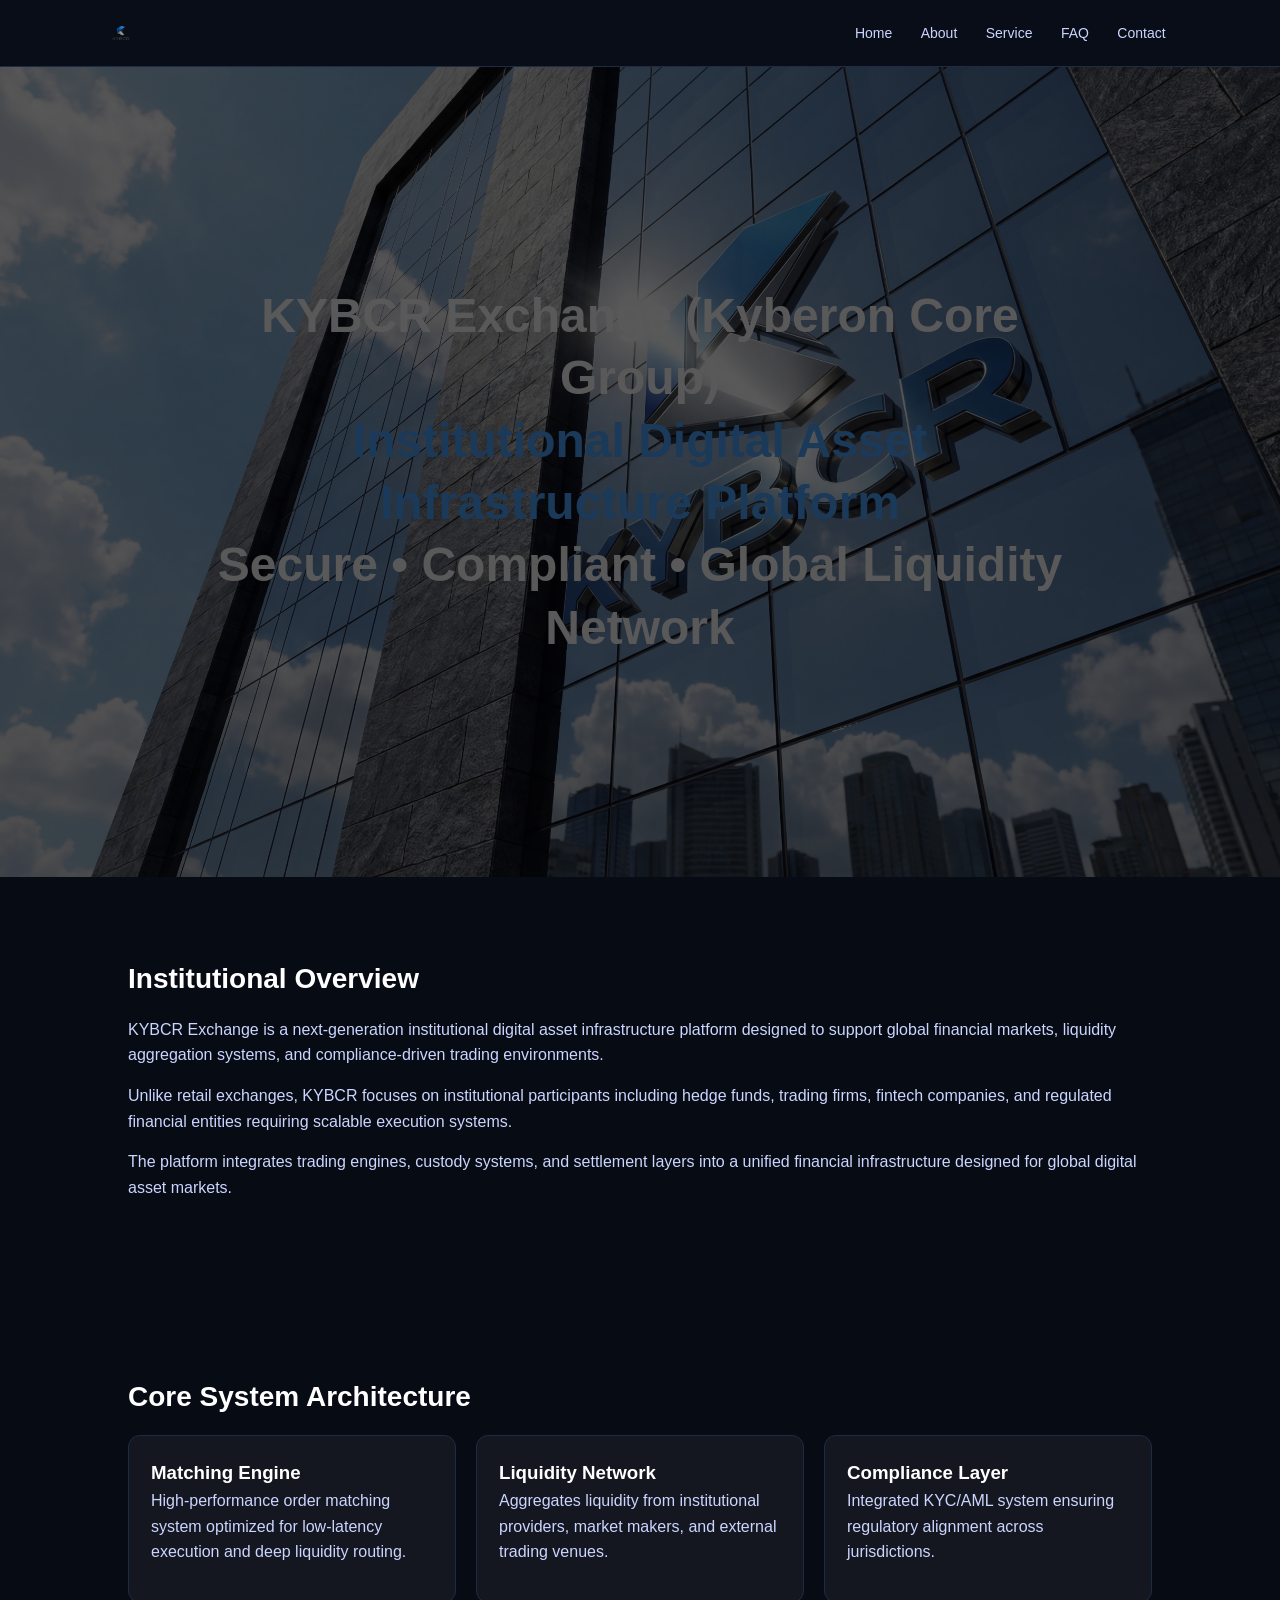
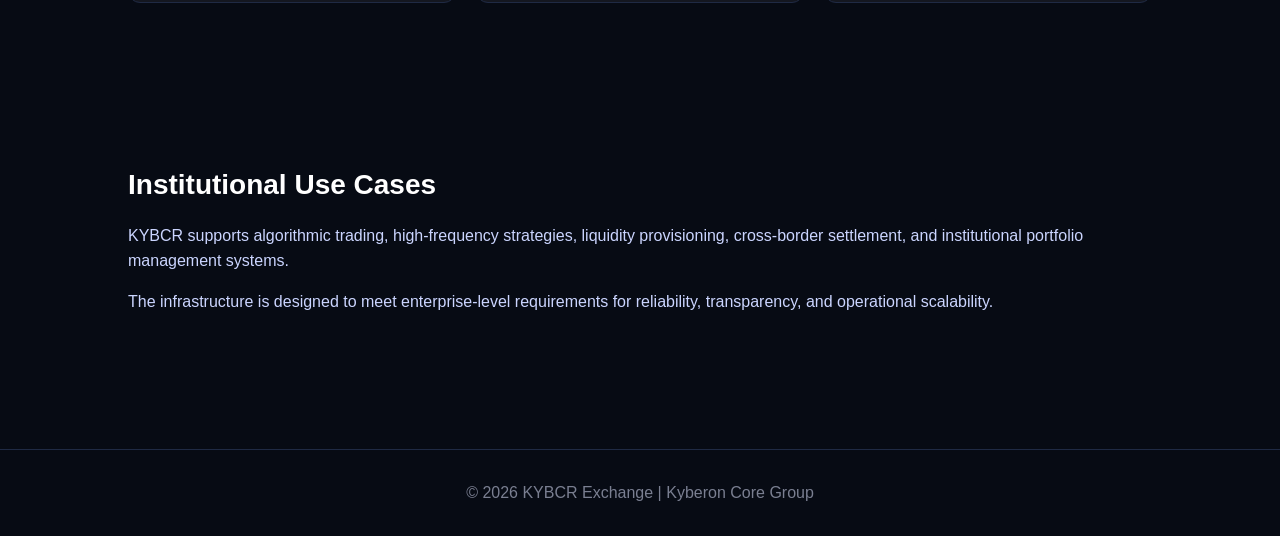
<file: index.html>
<!DOCTYPE html>
<html lang="en">
<head>
<meta charset="UTF-8">
<title>KYBCR Exchange | Kyberon Core Group</title>
<link rel="stylesheet" href="css/style.css">
</head>

<body>

<nav>
<img src="images/logo.png" class="logo">
<div>
<a href="index.html">Home</a>
<a href="about.html">About</a>
<a href="service.html">Service</a>
<a href="faq.html">FAQ</a>
<a href="contact.html">Contact</a>
</div>
</nav>

<div class="hero" style="background-image:url('images/hero-home.jpg');">
<h1>
KYBCR Exchange (Kyberon Core Group)<br>
<span>Institutional Digital Asset Infrastructure Platform</span><br>
Secure • Compliant • Global Liquidity Network
</h1>
</div>

<div class="section">
<h2>Institutional Overview</h2>

<p>
KYBCR Exchange is a next-generation institutional digital asset infrastructure platform designed to support global financial markets, liquidity aggregation systems, and compliance-driven trading environments.
</p>

<p>
Unlike retail exchanges, KYBCR focuses on institutional participants including hedge funds, trading firms, fintech companies, and regulated financial entities requiring scalable execution systems.
</p>

<p>
The platform integrates trading engines, custody systems, and settlement layers into a unified financial infrastructure designed for global digital asset markets.
</p>
</div>

<div class="section">
<h2>Core System Architecture</h2>

<div class="grid">

<div class="card">
<h3>Matching Engine</h3>
<p>
High-performance order matching system optimized for low-latency execution and deep liquidity routing.
</p>
</div>

<div class="card">
<h3>Liquidity Network</h3>
<p>
Aggregates liquidity from institutional providers, market makers, and external trading venues.
</p>
</div>

<div class="card">
<h3>Compliance Layer</h3>
<p>
Integrated KYC/AML system ensuring regulatory alignment across jurisdictions.
</p>
</div>

</div>
</div>

<div class="section">
<h2>Institutional Use Cases</h2>

<p>
KYBCR supports algorithmic trading, high-frequency strategies, liquidity provisioning, cross-border settlement, and institutional portfolio management systems.
</p>

<p>
The infrastructure is designed to meet enterprise-level requirements for reliability, transparency, and operational scalability.
</p>
</div>

<footer>
© 2026 KYBCR Exchange | Kyberon Core Group
</footer>

</body>
</html>
</file>
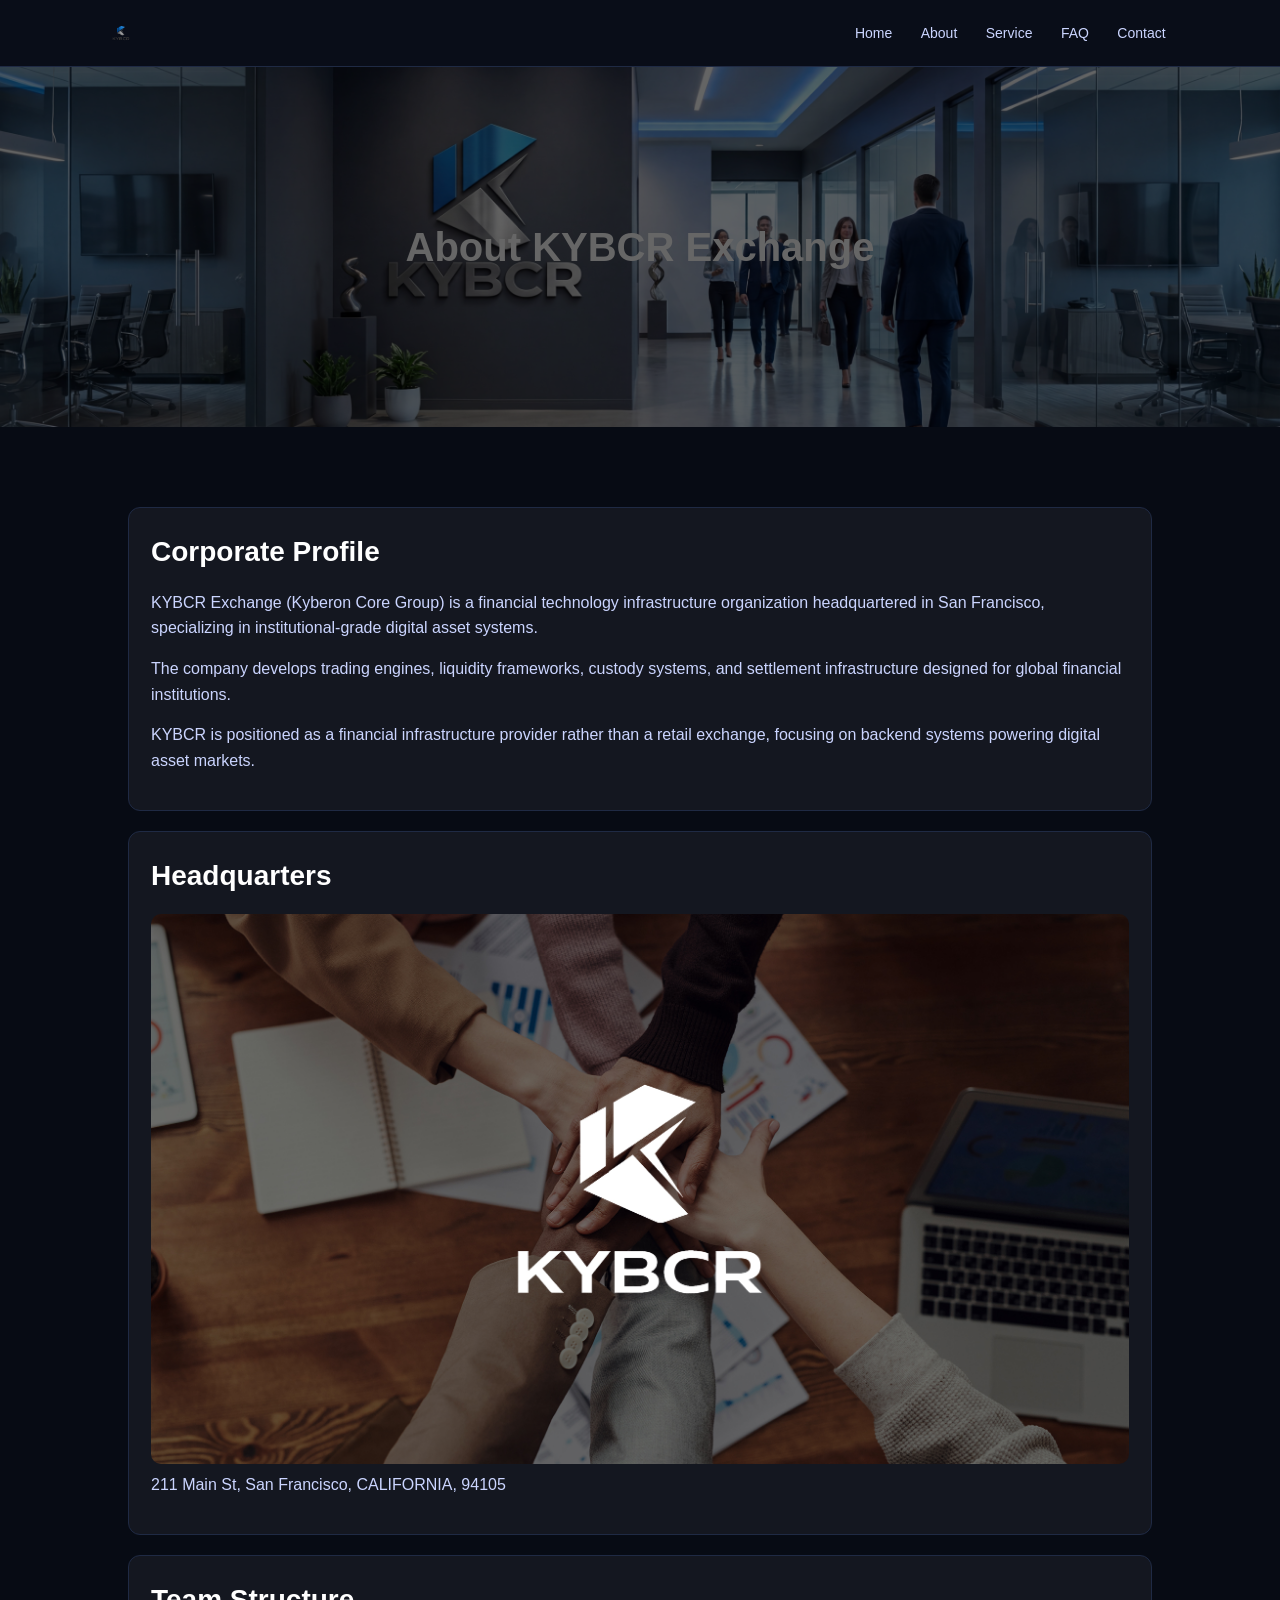
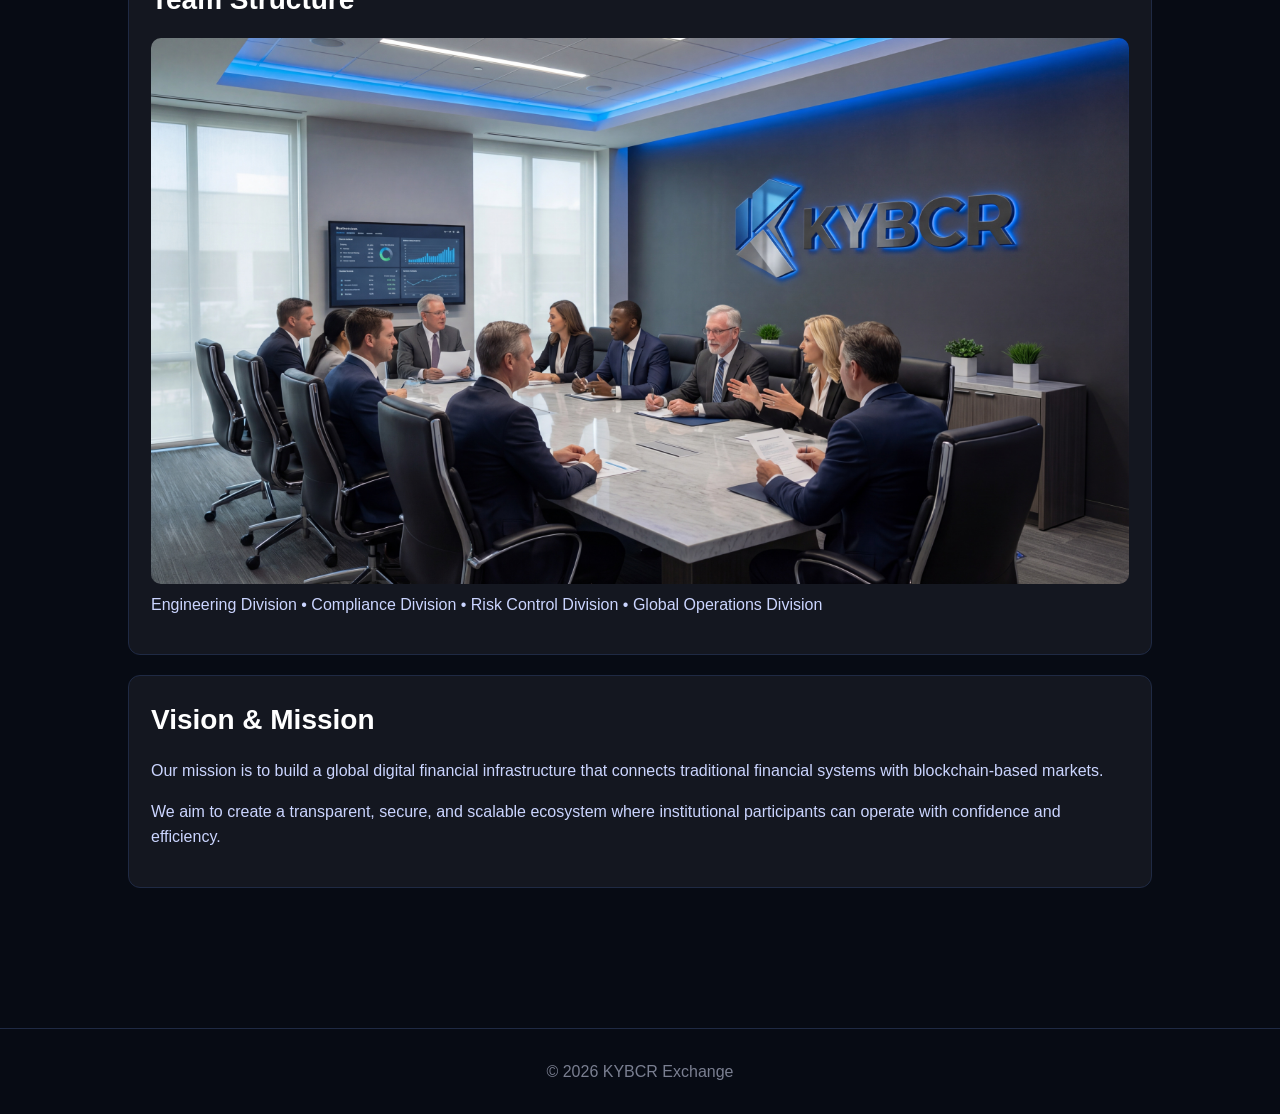
<file: about.html>
<!DOCTYPE html>
<html lang="en">
<head>
<meta charset="UTF-8">
<title>About KYBCR</title>
<link rel="stylesheet" href="css/style.css">
</head>

<body>

<nav>
<img src="images/logo.png" class="logo">
<div>
<a href="index.html">Home</a>
<a href="about.html">About</a>
<a href="service.html">Service</a>
<a href="faq.html">FAQ</a>
<a href="contact.html">Contact</a>
</div>
</nav>

<div class="hero-small" style="background-image:url('images/hero-about.jpg');">
About KYBCR Exchange
</div>

<div class="section">

<div class="box">
<h2>Corporate Profile</h2>

<p>
KYBCR Exchange (Kyberon Core Group) is a financial technology infrastructure organization headquartered in San Francisco, specializing in institutional-grade digital asset systems.
</p>

<p>
The company develops trading engines, liquidity frameworks, custody systems, and settlement infrastructure designed for global financial institutions.
</p>

<p>
KYBCR is positioned as a financial infrastructure provider rather than a retail exchange, focusing on backend systems powering digital asset markets.
</p>
</div>

<div class="box">
<h2>Headquarters</h2>
<img src="images/office.jpg">
<p>211 Main St, San Francisco, CALIFORNIA, 94105</p>
</div>

<div class="box">
<h2>Team Structure</h2>
<img src="images/team.jpg">
<p>
Engineering Division • Compliance Division • Risk Control Division • Global Operations Division
</p>
</div>

<div class="box">
<h2>Vision & Mission</h2>

<p>
Our mission is to build a global digital financial infrastructure that connects traditional financial systems with blockchain-based markets.
</p>

<p>
We aim to create a transparent, secure, and scalable ecosystem where institutional participants can operate with confidence and efficiency.
</p>
</div>

</div>

<footer>© 2026 KYBCR Exchange</footer>

</body>
</html>
</file>
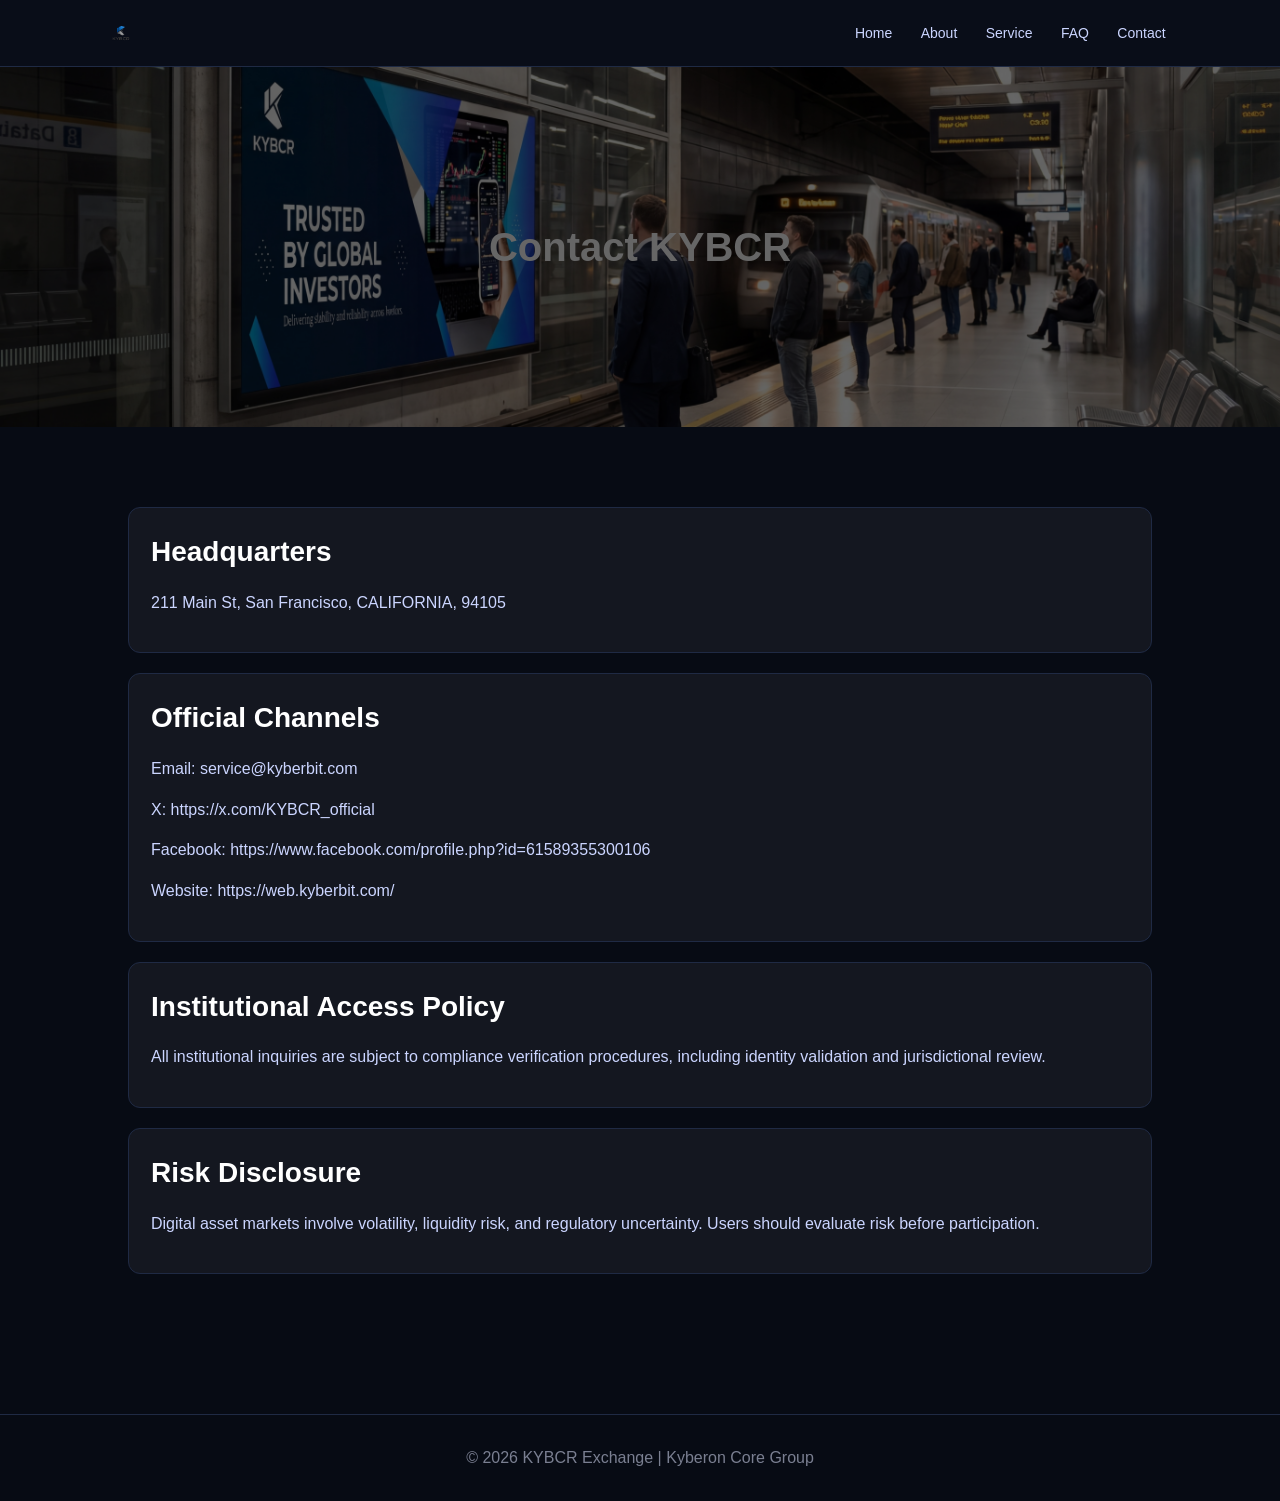
<file: contact.html>
<!DOCTYPE html>
<html lang="en">
<head>
<meta charset="UTF-8">
<title>Contact KYBCR</title>
<link rel="stylesheet" href="css/style.css">
</head>

<body>

<nav>
<img src="images/logo.png" class="logo">
<div>
<a href="index.html">Home</a>
<a href="about.html">About</a>
<a href="service.html">Service</a>
<a href="faq.html">FAQ</a>
<a href="contact.html">Contact</a>
</div>
</nav>

<div class="hero-small" style="background-image:url('images/hero-contact.jpg');">
Contact KYBCR
</div>

<div class="section">

<div class="box">
<h2>Headquarters</h2>
<p>
211 Main St, San Francisco, CALIFORNIA, 94105
</p>
</div>

<div class="box">
<h2>Official Channels</h2>
<p>Email: service@kyberbit.com</p>
<p>X: https://x.com/KYBCR_official</p>
<p>Facebook: https://www.facebook.com/profile.php?id=61589355300106</p>
<p>Website: https://web.kyberbit.com/</p>
</div>

<div class="box">
<h2>Institutional Access Policy</h2>
<p>
All institutional inquiries are subject to compliance verification procedures, including identity validation and jurisdictional review.
</p>
</div>

<div class="box">
<h2>Risk Disclosure</h2>
<p>
Digital asset markets involve volatility, liquidity risk, and regulatory uncertainty. Users should evaluate risk before participation.
</p>
</div>

</div>

<footer>
© 2026 KYBCR Exchange | Kyberon Core Group
</footer>

</body>
</html>
</file>
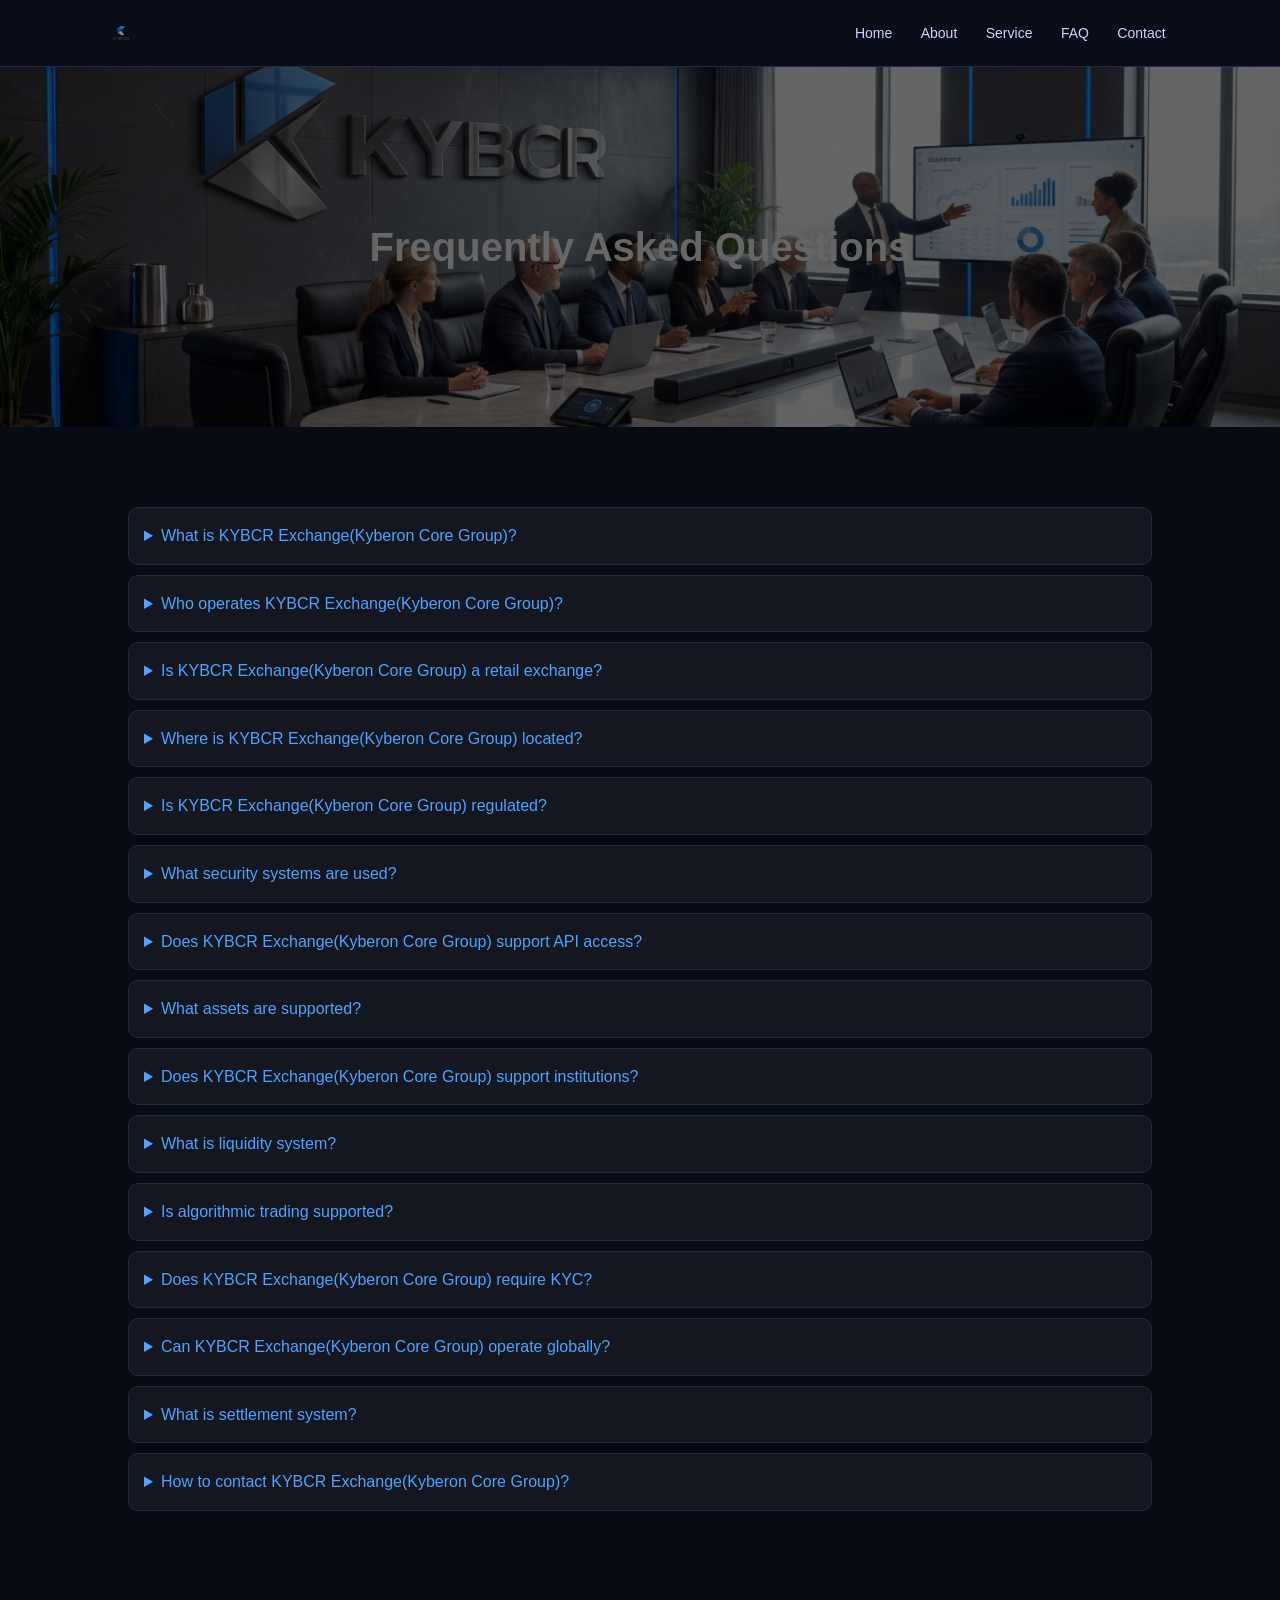
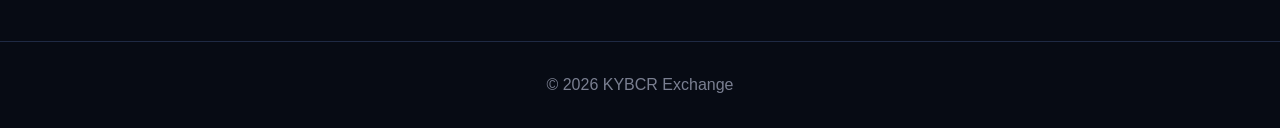
<file: faq.html>
<!DOCTYPE html>
<html lang="en">
<head>
<meta charset="UTF-8">
<title>FAQ</title>
<link rel="stylesheet" href="css/style.css">
</head>

<body>

<nav>
<img src="images/logo.png" class="logo">
<div>
<a href="index.html">Home</a>
<a href="about.html">About</a>
<a href="service.html">Service</a>
<a href="faq.html">FAQ</a>
<a href="contact.html">Contact</a>
</div>
</nav>

<div class="hero-small" style="background-image:url('images/hero-faq.jpg');">
Frequently Asked Questions
</div>

<div class="section">

<details><summary>What is KYBCR Exchange(Kyberon Core Group)?</summary><p>An institutional digital asset infrastructure platform built for global financial markets.</p></details>

<details><summary>Who operates KYBCR Exchange(Kyberon Core Group)?</summary><p>Kyberon Core Group, a financial technology infrastructure organization.</p></details>

<details><summary>Is KYBCR Exchange(Kyberon Core Group) a retail exchange?</summary><p>No, it is designed primarily for institutional and professional market participants.</p></details>

<details><summary>Where is KYBCR Exchange(Kyberon Core Group) located?</summary><p>San Francisco, California, USA.</p></details>

<details><summary>Is KYBCR Exchange(Kyberon Core Group) regulated?</summary><p>It follows compliance frameworks aligned with international financial standards.</p></details>

<details><summary>What security systems are used?</summary><p>Cold storage, encryption, multi-signature wallets, and real-time monitoring.</p></details>

<details><summary>Does KYBCR Exchange(Kyberon Core Group) support API access?</summary><p>Yes, institutional-grade API infrastructure is provided.</p></details>

<details><summary>What assets are supported?</summary><p>Major digital assets and tokenized financial instruments.</p></details>

<details><summary>Does KYBCR Exchange(Kyberon Core Group) support institutions?</summary><p>Yes, hedge funds, trading firms, and financial institutions.</p></details>

<details><summary>What is liquidity system?</summary><p>A global aggregation network combining multiple market sources.</p></details>

<details><summary>Is algorithmic trading supported?</summary><p>Yes, via low-latency execution infrastructure.</p></details>

<details><summary>Does KYBCR Exchange(Kyberon Core Group) require KYC?</summary><p>Yes, identity verification is required.</p></details>

<details><summary>Can KYBCR Exchange(Kyberon Core Group) operate globally?</summary><p>Yes, subject to regulatory restrictions.</p></details>

<details><summary>What is settlement system?</summary><p>A cross-border digital asset clearing infrastructure.</p></details>

<details><summary>How to contact KYBCR Exchange(Kyberon Core Group)?</summary><p>Via official email or contact page.</p></details>

</div>

<footer>© 2026 KYBCR Exchange</footer>

</body>
</html>
</file>
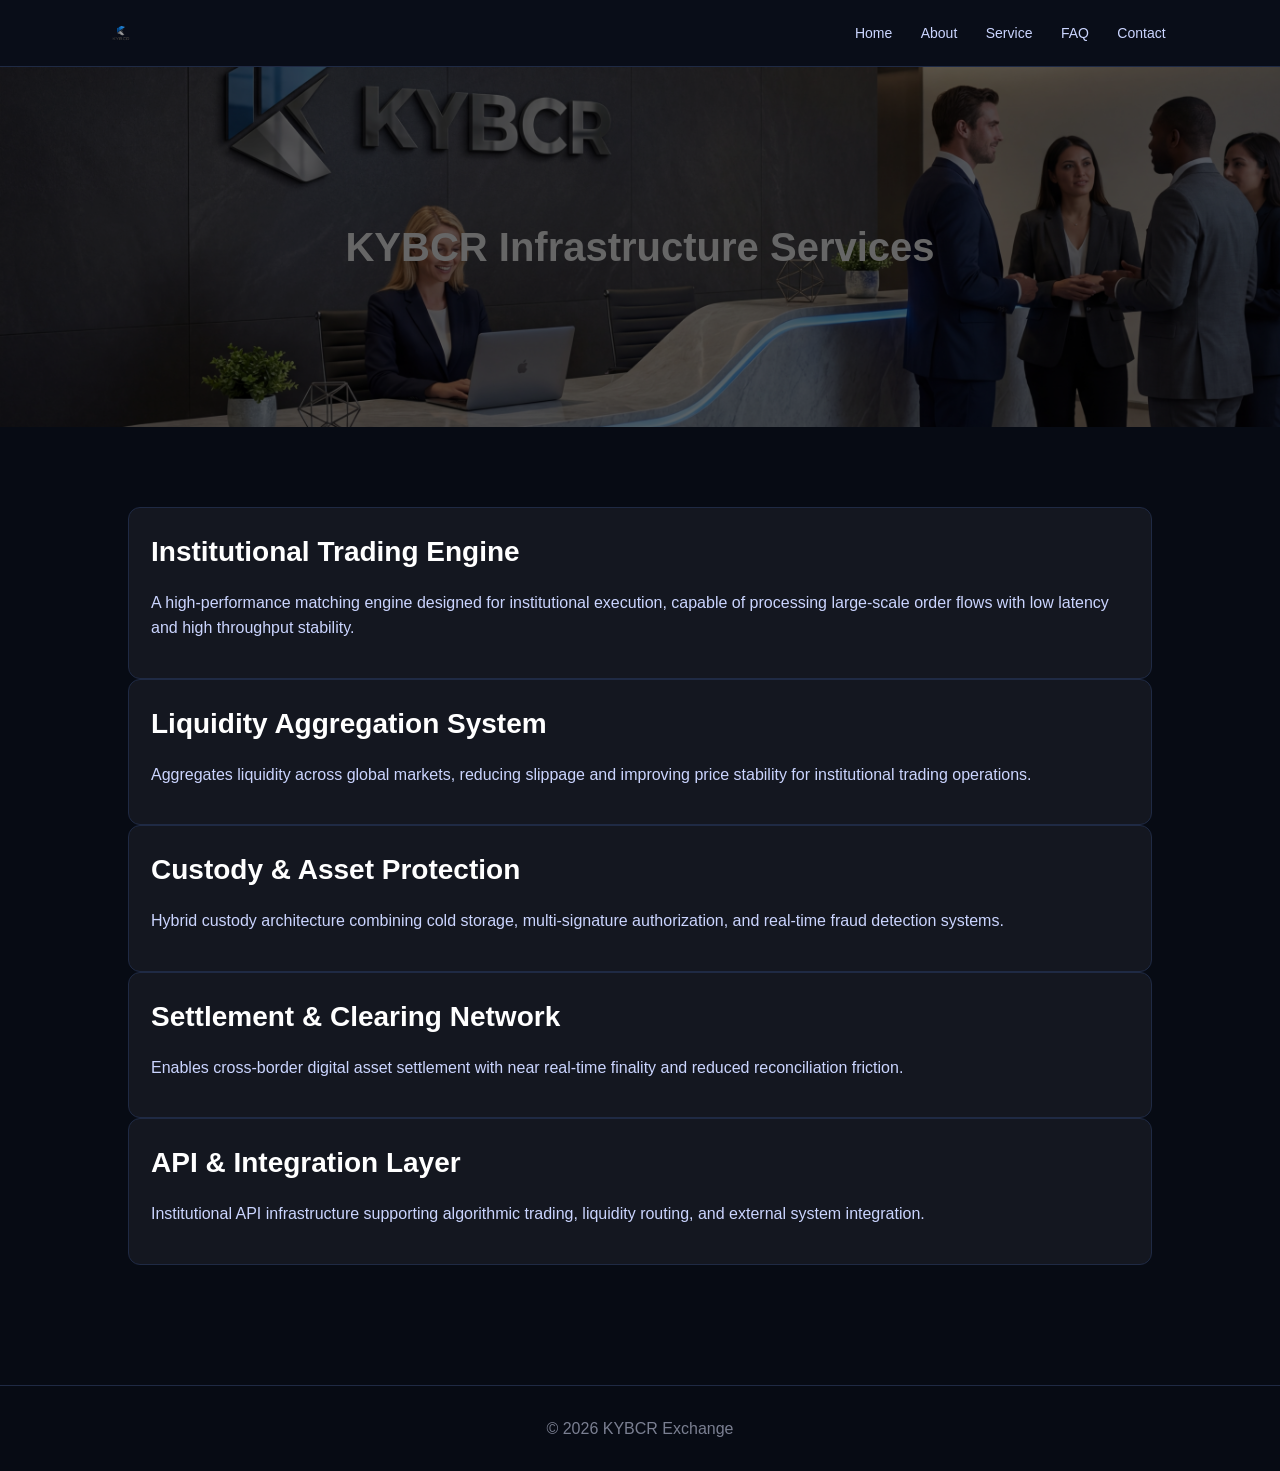
<file: service.html>
<!DOCTYPE html>
<html lang="en">
<head>
<meta charset="UTF-8">
<title>Services</title>
<link rel="stylesheet" href="css/style.css">
</head>

<body>

<nav>
<img src="images/logo.png" class="logo">
<div>
<a href="index.html">Home</a>
<a href="about.html">About</a>
<a href="service.html">Service</a>
<a href="faq.html">FAQ</a>
<a href="contact.html">Contact</a>
</div>
</nav>

<div class="hero-small" style="background-image:url('images/hero-service.jpg');">
KYBCR Infrastructure Services
</div>

<div class="section">

<div class="card">
<h2>Institutional Trading Engine</h2>
<p>
A high-performance matching engine designed for institutional execution, capable of processing large-scale order flows with low latency and high throughput stability.
</p>
</div>

<div class="card">
<h2>Liquidity Aggregation System</h2>
<p>
Aggregates liquidity across global markets, reducing slippage and improving price stability for institutional trading operations.
</p>
</div>

<div class="card">
<h2>Custody & Asset Protection</h2>
<p>
Hybrid custody architecture combining cold storage, multi-signature authorization, and real-time fraud detection systems.
</p>
</div>

<div class="card">
<h2>Settlement & Clearing Network</h2>
<p>
Enables cross-border digital asset settlement with near real-time finality and reduced reconciliation friction.
</p>
</div>

<div class="card">
<h2>API & Integration Layer</h2>
<p>
Institutional API infrastructure supporting algorithmic trading, liquidity routing, and external system integration.
</p>
</div>

</div>

<footer>© 2026 KYBCR Exchange</footer>

</body>
</html>
</file>
<file: css/style.css>
/* ===================================================
KYBCR Exchange (Kyberon Core Group)
Official Enterprise CSS
Theme: Black / Blue / Silver (FinTech / Exchange Style)
Folder: /css/style.css
=================================================== */

/* RESET */
*{
margin:0;
padding:0;
box-sizing:border-box;
}

body{
font-family:Arial, Helvetica, sans-serif;
background:#070b14;
color:#ffffff;
line-height:1.6;
}

/* ================= NAVBAR ================= */
nav{
position:sticky;
top:0;
z-index:999;
display:flex;
justify-content:space-between;
align-items:center;
padding:14px 8%;
background:rgba(10,15,25,0.92);
backdrop-filter:blur(10px);
border-bottom:1px solid #1f2a44;
}

nav a{
margin:0 12px;
font-size:14px;
color:#cbd5ff;
text-decoration:none;
transition:0.3s;
}

nav a:hover{
color:#4da3ff;
}

/* LOGO */
.logo{
height:38px;
max-width:160px;
width:auto;
object-fit:contain;
}

/* ================= HERO FULL ================= */
.hero{
height:90vh;
display:flex;
align-items:center;
justify-content:center;
text-align:center;
position:relative;
background-size:cover;
background-position:center;
}

.hero::after{
content:"";
position:absolute;
top:0;
left:0;
width:100%;
height:100%;
background:rgba(0,0,0,0.65);
}

.hero h1{
position:relative;
font-size:48px;
max-width:900px;
padding:20px;
line-height:1.3;
}

.hero span{
color:#4da3ff;
}

/* ================= HERO SMALL ================= */
.hero-small{
height:40vh;
display:flex;
align-items:center;
justify-content:center;
font-size:40px;
font-weight:bold;
background-size:cover;
background-position:center;
position:relative;
}

.hero-small::after{
content:"";
position:absolute;
top:0;
left:0;
width:100%;
height:100%;
background:rgba(0,0,0,0.6);
}

/* ================= SECTIONS ================= */
.section{
padding:80px 10%;
}

.section h2{
font-size:28px;
margin-bottom:15px;
}

.section p{
color:#cbd5ff;
margin-bottom:15px;
}

/* ================= GRID ================= */
.grid{
display:flex;
gap:20px;
flex-wrap:wrap;
}

/* ================= CARDS ================= */
.card{
flex:1;
min-width:250px;
background:rgba(255,255,255,0.05);
border:1px solid #1f2a44;
padding:22px;
border-radius:12px;
transition:0.3s;
}

.card:hover{
transform:translateY(-6px);
border-color:#4da3ff;
box-shadow:0 10px 30px rgba(77,163,255,0.15);
}

/* ================= BOX ================= */
.box{
background:rgba(255,255,255,0.05);
border:1px solid #1f2a44;
padding:22px;
border-radius:12px;
margin-bottom:20px;
}

/* ================= IMAGES ================= */
img{
width:100%;
border-radius:10px;
}

/* ================= FAQ ================= */
details{
background:rgba(255,255,255,0.05);
border:1px solid #1f2a44;
padding:15px;
margin-bottom:10px;
border-radius:10px;
transition:0.3s;
}

details:hover{
border-color:#4da3ff;
}

summary{
cursor:pointer;
color:#4da3ff;
font-weight:500;
}

/* ================= FOOTER ================= */
footer{
text-align:center;
padding:30px;
border-top:1px solid #1f2a44;
color:#7a7f91;
margin-top:40px;
}

/* ================= BUTTON (future use) ================= */
.btn{
display:inline-block;
padding:10px 18px;
background:#4da3ff;
color:#000;
border-radius:6px;
font-weight:bold;
transition:0.3s;
}

.btn:hover{
background:#82cfff;
}

/* ================= RESPONSIVE ================= */
@media(max-width:768px){

.hero h1{
font-size:26px;
}

.hero-small{
font-size:26px;
}

.grid{
flex-direction:column;
}

nav{
flex-direction:column;
gap:10px;
padding:15px;
}
}
</file>
